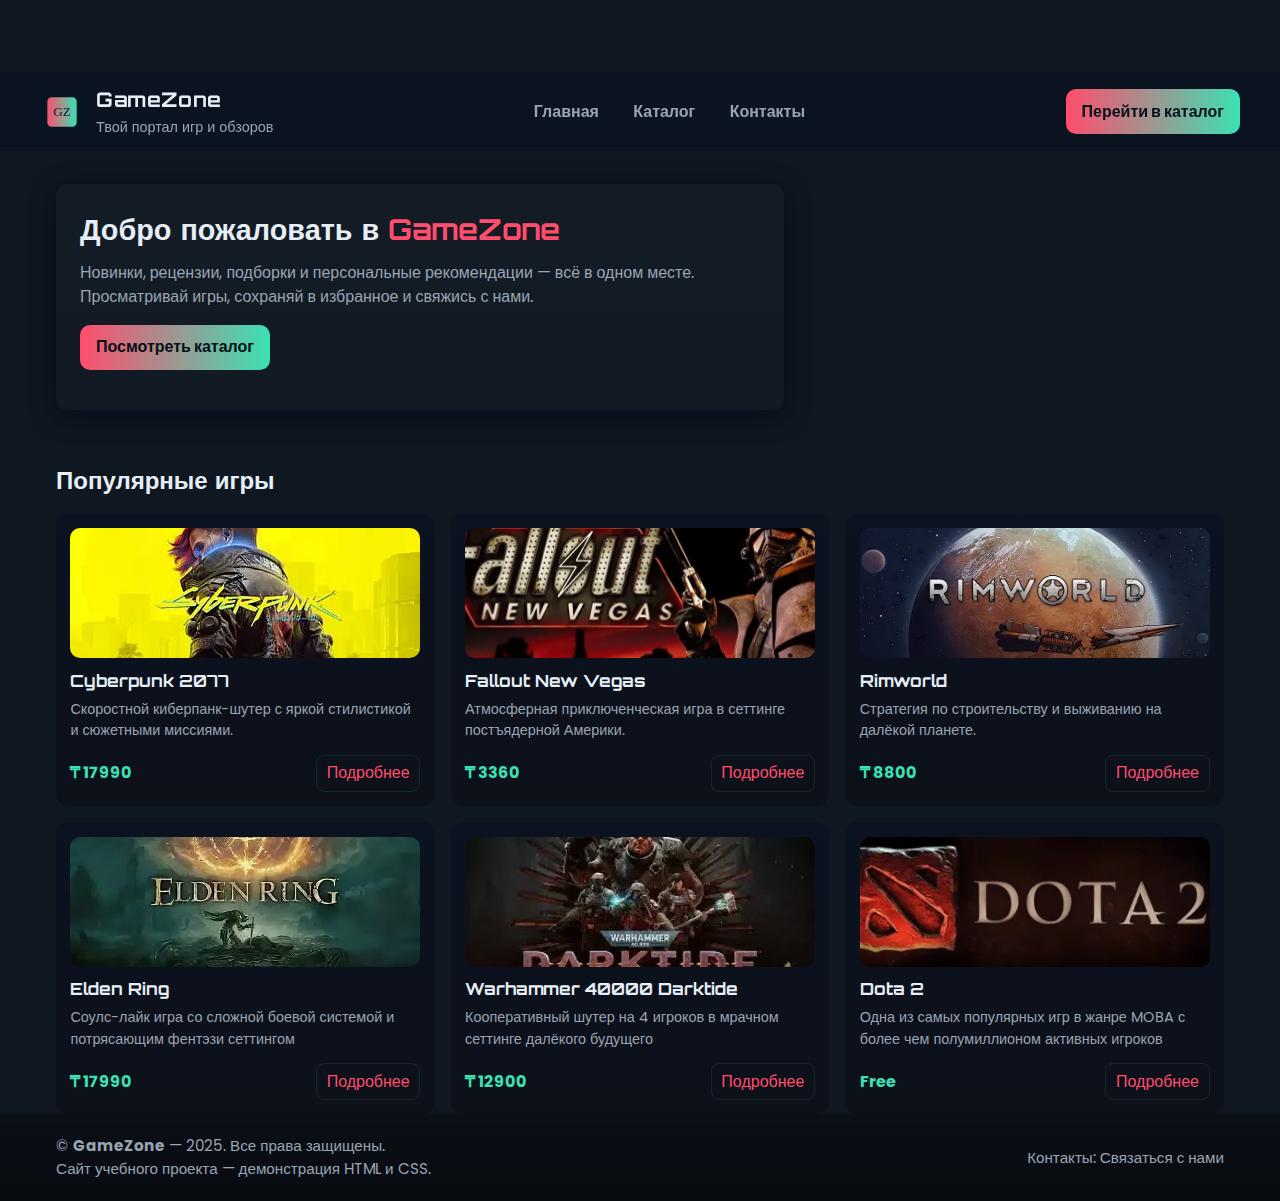
<file: index.html>
<!DOCTYPE html>
<html lang="ru">
  <head>
    <meta charset="utf-8" />
    <meta name="viewport" content="width=device-width,initial-scale=1" />
    <title>GameZone — Главная</title>
    <link rel="stylesheet" href="styles/reset.css" />
    <link rel="stylesheet" href="styles/main.css" />
    <link
      href="https://fonts.googleapis.com/css2?family=Orbitron:wght@400;700&family=Poppins:wght@400;600&display=swap"
      rel="stylesheet"
    />
  </head>
  <body>
    <header class="site-header" role="banner">
      <div class="container header-inner">
        <div class="brand">
          <img
            src="assets/images/logo.svg"
            alt="GameZone logo"
            width="44"
            height="44"
          />
          <div>
            <h1>GameZone</h1>
            <div class="kv">Твой портал игр и обзоров</div>
          </div>
        </div>

        <nav class="main-nav" role="navigation" aria-label="Main navigation">
          <a href="index.html">Главная</a>
          <a href="catalog.html">Каталог</a>
          <a href="contact.html">Контакты</a>
        </nav>

        <div class="header-actions">
          <a class="btn" href="catalog.html">Перейти в каталог</a>
        </div>
      </div>
    </header>

    <main class="container" role="main">
      <!-- Hero -->
      <section class="hero" aria-labelledby="hero-title">
        <div class="hero-card">
          <h2 id="hero-title">
            Добро пожаловать в
            <span style="color: var(--accent)">GameZone</span>
          </h2>
          <p>
            Новинки, рецензии, подборки и персональные рекомендации — всё в
            одном месте. Просматривай игры, сохраняй в избранное и свяжись с
            нами.
          </p>
          <p>
            <a class="btn" href="catalog.html">Посмотреть каталог</a>
          </p>
        </div>
      
        
      </section>

      <!-- Популярные карточки (превью каталога) -->
      <section aria-labelledby="popular-title" style="margin-top: 1.25rem">
        <h2
          id="popular-title"
          style="color: var(--text); margin-bottom: 0.6rem"
        >
          Популярные игры
        </h2>

        <div class="catalog-grid">
          <!-- Карточки — используем одинаковую структуру, 6 карточек -->
          <article class="card" aria-labelledby="g1">
            <div class="thumb">
              <div class="card-image">
              <img
                src="assets/images/cyberpunk2077.webp"
                alt="Обложка игры Cyberpunk 2077"
              />
              </div>
            </div>
            <h3 id="g1">Cyberpunk 2077</h3>
            <p>
              Скоростной киберпанк-шутер с яркой стилистикой и сюжетными
              миссиями.
            </p>
            <div class="card-meta">
              <div class="price">₸ 17990</div>
              <a class="small-btn" href="catalog.html">Подробнее</a>
            </div>
          </article>

          <article class="card" aria-labelledby="g2">
            <div class="thumb">
              <div class="card-image">
              <img
                src="assets/images/falloutnewvegas.webp"
                alt="Обложка игры Fallout New Vegas"
                
              />
            </div>
            </div>
            <h3 id="g2">Fallout New Vegas</h3>
            <p>
              Атмосферная приключенческая игра в сеттинге постъядерной Америки.
            </p>
            <div class="card-meta">
              <div class="price">₸ 3360</div>
              <a class="small-btn" href="catalog.html">Подробнее</a>
            </div>
          </article>

          <article class="card" aria-labelledby="g3">
            <div class="thumb">
              <div class="card-image">
              <img
                src="assets/images/rimworld.webp"
                alt="Обложка игры Rimworld"
               
              />
              </div>
            </div>
            <h3 id="g3">Rimworld</h3>
            <p>Стратегия по строительству и выживанию на далёкой планете.</p>
            <div class="card-meta">
              <div class="price">₸ 8800</div>
              <a class="small-btn" href="catalog.html">Подробнее</a>
            </div>
          </article>

          <article class="card" aria-labelledby="g4">
            <div class="thumb">
              <div class="card-image">
              <img
                src="assets/images/eldenring.webp"
                alt="Обложка игры Elden Ring"
               
              />
              </div>
            </div>
            <h3 id="g4">Elden Ring</h3>
            <p>
             Соулс-лайк игра со сложной боевой системой и потрясающим фентэзи сеттингом
            </p>
            <div class="card-meta">
              <div class="price">₸ 17990</div>
              <a class="small-btn" href="catalog.html">Подробнее</a>
            </div>
          </article>

          <article class="card" aria-labelledby="g5">
            <div class="thumb">
              <div class="card-image">
              <img
                src="assets/images/darktide.webp"
                alt="Обложка игры Darktide"
               
              />
              </div>
            </div>
            <h3 id="g5">Warhammer 40000 Darktide</h3>
            <p>Кооперативный шутер на 4 игроков в мрачном сеттинге далёкого будущего</p>
            <div class="card-meta">
              <div class="price">₸ 12900</div>
              <a class="small-btn" href="catalog.html">Подробнее</a>
            </div>
          </article>

          <article class="card" aria-labelledby="g6">
            <div class="thumb">
              <div class="card-image">
              <img
                src="assets/images/dota.webp"
                alt="Обложка игры Dota2"
                
              />
            </div>
            </div>
            <h3 id="g6">Dota 2</h3>
            <p>Одна из самых популярных игр в жанре MOBA с более чем полумиллионом активных игроков</p>
            <div class="card-meta">
              <div class="price">Free</div>
              <a class="small-btn" href="catalog.html">Подробнее</a>
            </div>
          </article>
        </div>
      </section>
    </main>

    <!-- Footer (виден на всех страницах) -->
    <footer class="site-footer" role="contentinfo">
      <div class="container footer-inner">
        <div>
          <p>&copy; <strong>GameZone</strong> — 2025. Все права защищены.</p>
          <p class="kv">Сайт учебного проекта — демонстрация HTML и CSS.</p>
        </div>
        <div>
          <p class="kv">
            Контакты: <a href="contact.html">Связаться с нами</a>
          </p>
        </div>
      </div>
    </footer>
  </body>
</html>
</file>
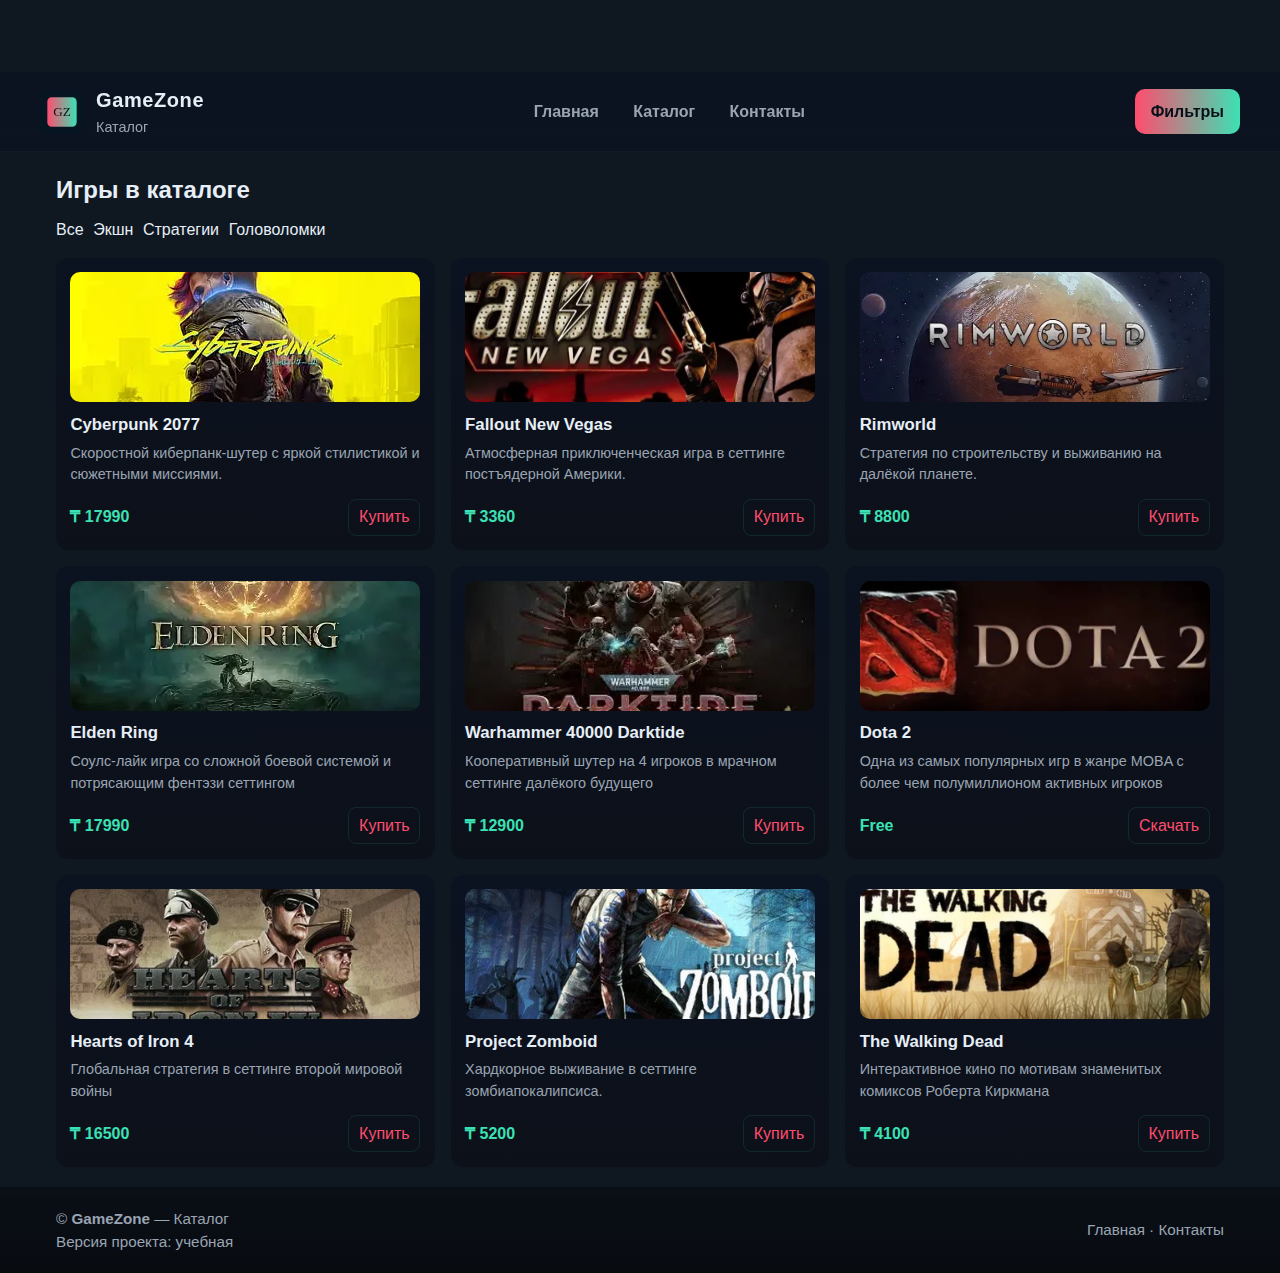
<file: catalog.html>
<!DOCTYPE html>
<html lang="ru">
  <head>
    <meta charset="utf-8" />
    <meta name="viewport" content="width=device-width,initial-scale=1" />
    <title>GameZone — Каталог</title>
    <link rel="stylesheet" href="styles/reset.css" />
    <link rel="stylesheet" href="styles/main.css" />
  </head>
  <body>
    <header class="site-header" role="banner">
      <div class="container header-inner">
        <div class="brand">
          <img
            src="assets/images/logo.svg"
            alt="GameZone logo"
            width="44"
            height="44"
          />
          <div>
            <h1>GameZone</h1>
            <div class="kv">Каталог</div>
          </div>
        </div>

        <nav class="main-nav" role="navigation" aria-label="Main navigation">
          <a href="index.html">Главная</a>
          <a href="catalog.html">Каталог</a>
          <a href="contact.html">Контакты</a>
        </nav>

        <div class="header-actions">
          <a class="btn" href="#filters">Фильтры</a>
        </div>
      </div>
    </header>

    <main class="container" role="main">
      <section aria-labelledby="catalog-title" style="padding: 1.25rem 0">
        <h2
          id="catalog-title"
          style="color: var(--text); margin-bottom: 0.6rem"
        >
          Игры в каталоге
        </h2>

        <!-- (Optional) фильтры - простая панель -->
        <div
          id="filters"
          style="
            margin-bottom: 1rem;
            display: flex;
            gap: 0.6rem;
            flex-wrap: wrap;
          "
        >
          <a class="small-btn" href="#all">Все</a>
          <a class="small-btn" href="#action">Экшн</a>
          <a class="small-btn" href="#strategy">Стратегии</a>
          <a class="small-btn" href="#puzzle">Головоломки</a>
        </div>

        <div class="catalog-grid">
          <!-- Развёрнуто: 8 карточек — аналогично index, но больше описаний -->
          <!-- Card 1 -->
          <article class="card" aria-labelledby="c1">
            <div class="thumb">
              <div class="card-image">
                <img
                  src="assets/images/cyberpunk2077.webp"
                  alt="cyberpunk2077 cover"
                  width="300"
                  height="160"
                />
              </div>
            </div>
            <h3 id="c1">Cyberpunk 2077</h3>
            <p>
              Скоростной киберпанк-шутер с яркой стилистикой и сюжетными
              миссиями.
            </p>
            <div class="card-meta">
              <div class="price">₸ 17990</div>
              <a class="small-btn" href="contact.html">Купить</a>
            </div>
          </article>

          <!-- Card 2 -->
          <article class="card" aria-labelledby="c2">
            <div class="thumb">
              <div class="card-image">
                <img
                  src="assets/images/falloutnewvegas.webp"
                  alt="falloutnewvegas cover"
                  width="300"
                  height="160"
                />
              </div>
            </div>
            <h3 id="c2">Fallout New Vegas</h3>
            <p>
              Атмосферная приключенческая игра в сеттинге постъядерной Америки.
            </p>
            <div class="card-meta">
              <div class="price">₸ 3360</div>
              <a class="small-btn" href="contact.html">Купить</a>
            </div>
          </article>

          <!-- Card 3 -->
          <article class="card" aria-labelledby="c3">
            <div class="thumb">
              <div class="card-image">
                <img
                  src="assets/images/rimworld.webp"
                  alt="rimworld cover"
                  width="300"
                  height="160"
                />
              </div>
            </div>
            <h3 id="c3">Rimworld</h3>
            <p>Стратегия по строительству и выживанию на далёкой планете.</p>
            <div class="card-meta">
              <div class="price">₸ 8800</div>
              <a class="small-btn" href="contact.html">Купить</a>
            </div>
          </article>

          <!-- Card 4 -->
          <article class="card" aria-labelledby="c4">
            <div class="thumb">
              <div class="card-image">
                <img
                  src="assets/images/eldenring.webp"
                  alt="eldenring cover"
                  width="300"
                  height="160"
                />
              </div>
            </div>
            <h3 id="c4">Elden Ring</h3>
            <p>
              Соулс-лайк игра со сложной боевой системой и потрясающим фентэзи
              сеттингом
            </p>
            <div class="card-meta">
              <div class="price">₸ 17990</div>
              <a class="small-btn" href="contact.html">Купить</a>
            </div>
          </article>

          <!-- Card 5 -->
          <article class="card" aria-labelledby="c5">
            <div class="thumb">
              <div class="card-image">
                <img
                  src="assets/images/darktide.webp"
                  alt="Darktide cover"
                  width="300"
                  height="160"
                />
              </div>
            </div>
            <h3 id="c5">Warhammer 40000 Darktide</h3>
            <p>
              Кооперативный шутер на 4 игроков в мрачном сеттинге далёкого
              будущего
            </p>
            <div class="card-meta">
              <div class="price">₸ 12900</div>
              <a class="small-btn" href="contact.html">Купить</a>
            </div>
          </article>

          <!-- Card 6 -->
          <article class="card" aria-labelledby="c6">
            <div class="thumb">
              <div class="card-image">
                <img
                  src="assets/images/dota.webp"
                  alt="Dota cover"
                  width="300"
                  height="160"
                />
              </div>
            </div>
            <h3 id="c6">Dota 2</h3>
            <p>
              Одна из самых популярных игр в жанре MOBA с более чем
              полумиллионом активных игроков
            </p>
            <div class="card-meta">
              <div class="price">Free</div>
              <a class="small-btn" href="contact.html">Скачать</a>
            </div>
          </article>

          <!-- Card 7 -->
          <article class="card" aria-labelledby="c7">
            <div class="thumb">
              <div class="card-image">
                <img
                  src="assets/images/hoi4banner.webp"
                  alt="hoi4 cover"
                  width="300"
                  height="160"
                />
              </div>
            </div>
            <h3 id="c7">Hearts of Iron 4</h3>
            <p>Глобальная стратегия в сеттинге второй мировой войны</p>
            <div class="card-meta">
              <div class="price">₸ 16500</div>
              <a class="small-btn" href="contact.html">Купить</a>
            </div>
          </article>

          <!-- Card 8 -->
          <article class="card" aria-labelledby="c8">
            <div class="thumb">
              <div class="card-image">
                <img
                  src="assets/images/projectzomboid.webp"
                  alt="projectzomboid cover"
                  width="300"
                  height="160"
                />
              </div>
            </div>
            <h3 id="c8">Project Zomboid</h3>
            <p>Хардкорное выживание в сеттинге зомбиапокалипсиса.</p>
            <div class="card-meta">
              <div class="price">₸ 5200</div>
              <a class="small-btn" href="contact.html">Купить</a>
            </div>
          </article>
          <article class="card" aria-labelledby="c8">
            <div class="thumb">
              <div class="card-image">
                <img
                  src="assets/images/twd.webp"
                  alt="twd cover"
                  width="300"
                  height="160"
                />
              </div>
            </div>
            <h3 id="c9">The Walking Dead</h3>
            <p>
              Интерактивное кино по мотивам знаменитых комиксов Роберта Киркмана
            </p>
            <div class="card-meta">
              <div class="price">₸ 4100</div>
              <a class="small-btn" href="contact.html">Купить</a>
            </div>
          </article>
        </div>
      </section>
    </main>

    <footer class="site-footer" role="contentinfo">
      <div class="container footer-inner">
        <div>
          <p>&copy; <strong>GameZone</strong> — Каталог</p>
          <p class="kv">Версия проекта: учебная</p>
        </div>
        <div>
          <p class="kv">
            <a href="index.html">Главная</a> ·
            <a href="contact.html">Контакты</a>
          </p>
        </div>
      </div>
    </footer>
  </body>
</html>
</file>
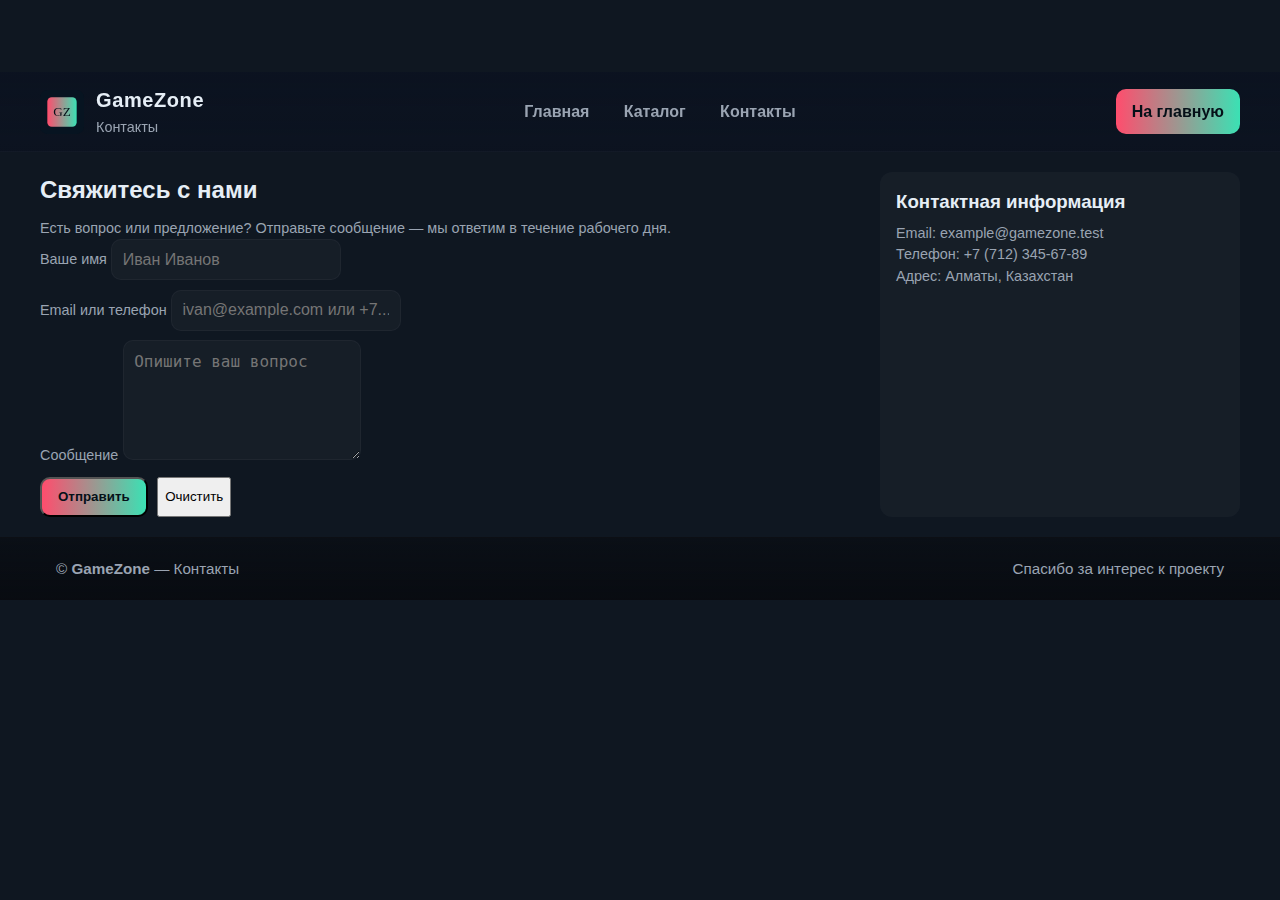
<file: contact.html>
<!DOCTYPE html>
<html lang="ru">
  <head>
    <meta charset="utf-8" />
    <meta name="viewport" content="width=device-width,initial-scale=1" />
    <title>GameZone — Контакты</title>
    <link rel="stylesheet" href="styles/reset.css" />
    <link rel="stylesheet" href="styles/main.css" />
  </head>
  <body>
    <header class="site-header" role="banner">
      <div class="container header-inner">
        <div class="brand">
          <img
            src="assets/images/logo.svg"
            alt="GameZone logo"
            width="44"
            height="44"
          />
          <div>
            <h1>GameZone</h1>
            <div class="kv">Контакты</div>
          </div>
        </div>

        <nav class="main-nav" role="navigation" aria-label="Main navigation">
          <a href="index.html">Главная</a>
          <a href="catalog.html">Каталог</a>
          <a href="contact.html">Контакты</a>
        </nav>

        <div class="header-actions">
          <a class="btn" href="index.html">На главную</a>
        </div>
      </div>
    </header>

    <main class="container" role="main" style="padding: 1.25rem 0">
      <section
        aria-labelledby="contact-title"
        style="display: grid; grid-template-columns: 1fr 360px; gap: 1rem"
      >
        <div>
          <h2
            id="contact-title"
            style="color: var(--text); margin-bottom: 0.6rem"
          >
            Свяжитесь с нами
          </h2>
          <p class="kv">
            Есть вопрос или предложение? Отправьте сообщение — мы ответим в
            течение рабочего дня.
          </p>

          <!-- Форма обратной связи: name, email/phone, message -->
          <!-- Для демонстрации action использует mailto: — это открывает почтовый клиент.
             В учебных целях можно подключить серверную обработку. -->
          <form
            class="contact-form"
            action="mailto:example@gamezone.test"
            method="post"
            enctype="text/plain"
          >
            <label>
              <span class="kv">Ваше имя</span>
              <input
                class="input"
                type="text"
                name="name"
                required
                placeholder="Иван Иванов"
              />
            </label>

            <label>
              <span class="kv">Email или телефон</span>
              <input
                class="input"
                type="text"
                name="contact"
                required
                placeholder="ivan@example.com или +7..."
              />
            </label>

            <label>
              <span class="kv">Сообщение</span>
              <textarea
                name="message"
                required
                placeholder="Опишите ваш вопрос"
              ></textarea>
            </label>

            <div style="display: flex; gap: 0.6rem">
              <button class="btn" type="submit">Отправить</button>
              <button class="small-btn" type="reset">Очистить</button>
            </div>
          </form>
        </div>

        <aside
          style="background: var(--glass); padding: 1rem; border-radius: 12px"
        >
          <h3 style="color: var(--text); margin-bottom: 0.4rem">
            Контактная информация
          </h3>
          <p class="kv">
            Email:
            <a href="mailto:example@gamezone.test">example@gamezone.test</a>
          </p>
          <p class="kv">
            Телефон: <a href="tel:+77123456789">+7 (712) 345-67-89</a>
          </p>
          <p class="kv">Адрес: Алматы, Казахстан</p>
        </aside>
      </section>
    </main>

    <footer class="site-footer" role="contentinfo">
      <div class="container footer-inner">
        <div>
          <p>&copy; <strong>GameZone</strong> — Контакты</p>
        </div>
        <div>
          <p class="kv">Спасибо за интерес к проекту</p>
        </div>
      </div>
    </footer>
  </body>
</html>
</file>
<file: styles/main.css>
/* main.css — стили сайта GameZone */

/* CSS переменные (цвета, отступы, размеры) */
:root {
  --bg: #0f1721; /* основной фон (тёмная тема) */
  --card: #0b1220;
  --accent: #ff4d6d; /* основной акцент */
  --accent-2: #3be1b4; /* дополнительный акцент */
  --muted: #9aa4b2;
  --text: #e6eef6;
  --glass: rgba(255, 255, 255, 0.03);
  --max-width: 1200px;
  --radius: 12px;
  --gap: 1rem;
  --transition: 200ms ease;
  --min-font: 16px;
  --font-heading: "Orbitron", sans-serif;
  --font-body: "Poppins", sans-serif;
}

/* Global layout */
body {
  font-size: 16px; /* гарантируем читаемость */
  padding-top: 72px; /* место для sticky header */
  overflow-x: hidden; /* запрещаем горизонтальную прокрутку */
  font-family: var(--font-body);
}
h1,
h2,
h3 {
  font-family: var(--font-heading);
}

/* Container helper */
.container {
  max-width: var(--max-width);
  margin: 0 auto;
  padding: 0 1rem;
}

/* Header */
header.site-header {
  position: sticky;
  top: 0;
  z-index: 50;
  backdrop-filter: blur(6px);
  background: linear-gradient(
    180deg,
    rgba(11, 18, 32, 0.85),
    rgba(11, 18, 32, 0.7)
  );
  border-bottom: 1px solid rgba(255, 255, 255, 0.03);
}
.header-inner {
  display: flex;
  align-items: center;
  justify-content: space-between;
  gap: 1rem;
  padding: 0.8rem 0;
}
.brand {
  display: flex;
  align-items: center;
  gap: 0.75rem;
}
.brand img {
  width: 44px;
  height: 44px;
}
.brand h1 {
  font-size: 1.25rem;
  letter-spacing: 0.6px;
  color: var(--text);
  margin-bottom: 2px;
}

/* Nav */
nav.main-nav {
  display: flex;
  gap: 0.75rem;
  align-items: center;
}
nav.main-nav a {
  color: var(--muted);
  padding: 0.5rem 0.7rem;
  border-radius: 8px;
  transition: color var(--transition), background var(--transition),
    transform var(--transition);
  font-weight: 600;
}
nav.main-nav a:hover {
  color: var(--text);
  background: rgba(255, 255, 255, 0.02);
  transform: translateY(-2px);
}
.header-actions {
  display: flex;
  gap: 0.5rem;
  align-items: center;
}

/* Hero */
.hero {
  display: grid;
  grid-template-columns: 1fr 420px;
  gap: 1.25rem;
  align-items: center;
  padding: 2rem 0;
}
.hero-card {
  background: linear-gradient(
    180deg,
    rgba(255, 255, 255, 0.02),
    rgba(255, 255, 255, 0.01)
  );
  padding: 1.5rem;
  border-radius: var(--radius);
  box-shadow: 0 6px 24px rgba(2, 6, 23, 0.6);
}
.hero h2 {
  font-size: 1.8rem;
  margin-bottom: 0.6rem;
  color: var(--text);
}
.hero p {
  color: var(--muted);
  margin-bottom: 1rem;
}

/* CTA */
.btn {
  display: inline-block;
  background: linear-gradient(90deg, var(--accent), var(--accent-2));
  color: #051018;
  padding: 0.65rem 1rem;
  border-radius: 10px;
  font-weight: 700;
  transition: transform var(--transition), filter var(--transition);
}
.btn:hover {
  transform: translateY(-3px);
  filter: brightness(1.03);
}

/* Catalog grid */
.catalog-grid {
  display: grid;
  grid-template-columns: repeat(3, 1fr);
  gap: 1rem;
  margin-top: 1rem;
}
.card {
  background: linear-gradient(180deg, var(--card), rgba(10, 12, 20, 0.6));
  border-radius: 12px;
  padding: 0.9rem;
  transition: transform var(--transition), box-shadow var(--transition);
  position: relative;
  overflow: hidden;
  min-height: 220px;
}
.card:hover {
  transform: translateY(-8px);
  box-shadow: 0 18px 40px rgba(2, 6, 23, 0.6);
}
.card .thumb {
  height: 130px;
  border-radius: 10px;
  overflow: hidden;
  display: flex;
  align-items: center;
  justify-content: center;
  background: linear-gradient(
    180deg,
    rgba(255, 255, 255, 0.02),
    rgba(0, 0, 0, 0.05)
  );
}
.card-image{
    width: 100%;
    height: 180px; 
    overflow: hidden;
    border-radius: 12px;
}
.card-image img{
    width: 100%;
    height: 100%;
    object-fit: cover;
    object-position: center;
}
 
.card h3 {
  margin-top: 0.6rem;
  color: var(--text);
  font-size: 1.05rem;
}
.card p {
  color: var(--muted);
  font-size: 0.9rem;
  margin-top: 0.35rem;
}

/* Card meta and button */
.card-meta {
  display: flex;
  justify-content: space-between;
  align-items: center;
  margin-top: 0.8rem;
}
.card .price {
  color: var(--accent-2);
  font-weight: 700;
}
.card .small-btn {
  background: transparent;
  color: var(--accent);
  border: 1px solid rgba(59, 225, 180, 0.12);
  padding: 0.35rem 0.6rem;
  border-radius: 8px;
}

/* Footer */
footer.site-footer {
  background: linear-gradient(
    180deg,
    rgba(7, 10, 15, 0.6),
    rgba(7, 10, 15, 0.9)
  );
  padding: 1.25rem 0;
  border-top: 1px solid rgba(255, 255, 255, 0.02);
  position: relative;
}
.footer-inner {
  display: flex;
  justify-content: space-between;
  gap: 1rem;
  align-items: center;
  flex-wrap: wrap;
}
.footer-inner p {
  color: var(--muted);
  font-size: 0.95rem;
}

/* Contact form */
form.contact-form {
  display: grid;
  gap: 0.6rem;
}
.input,
textarea {
  background: rgba(255, 255, 255, 0.03);
  border: 1px solid rgba(255, 255, 255, 0.04);
  padding: 0.65rem;
  border-radius: 10px;
  color: var(--text);
  font-size: 1rem;
}
textarea {
  min-height: 120px;
  resize: vertical;
}

/* Small utility */
.kv {
  color: var(--muted);
  font-size: 0.9rem;
}

/* Responsive rules */

/* <= 1024px: reduce grid to 2 columns in catalog */
@media (max-width: 1024px) {
  .catalog-grid {
    grid-template-columns: repeat(2, 1fr);
  }
  .hero {
    grid-template-columns: 1fr;
  }
}

/* <= 768px: single-column catalog, larger text */
@media (max-width: 768px) {
  :root {
    --min-font: 16px;
  }
  body {
    font-size: 16px;
    padding-top: 64px;
  }
  .catalog-grid {
    grid-template-columns: 1fr;
  }
  nav.main-nav {
    display: none;
  } /* simple mobile: hide desktop nav (could add hamburger) */
}

/* <= 480px: compact hero and ensure no horizontal scroll */
@media (max-width: 480px) {
  .hero h2 {
    font-size: 1.25rem;
  }
  .brand h1 {
    font-size: 1rem;
  }
  .header-inner {
    padding-left: 0.5rem;
    padding-right: 0.5rem;
  }
  body {
    padding-top: 60px;
  }
  .card .thumb {
    height: 110px;
  }
}

/* Accessibility: focus styles */
a:focus,
button:focus,
input:focus,
textarea:focus {
  outline: 3px solid rgba(59, 225, 180, 0.18);
  outline-offset: 2px;
}

/* small animation for footer copyright */
.site-footer p {
  transition: opacity var(--transition);
}
</file>
